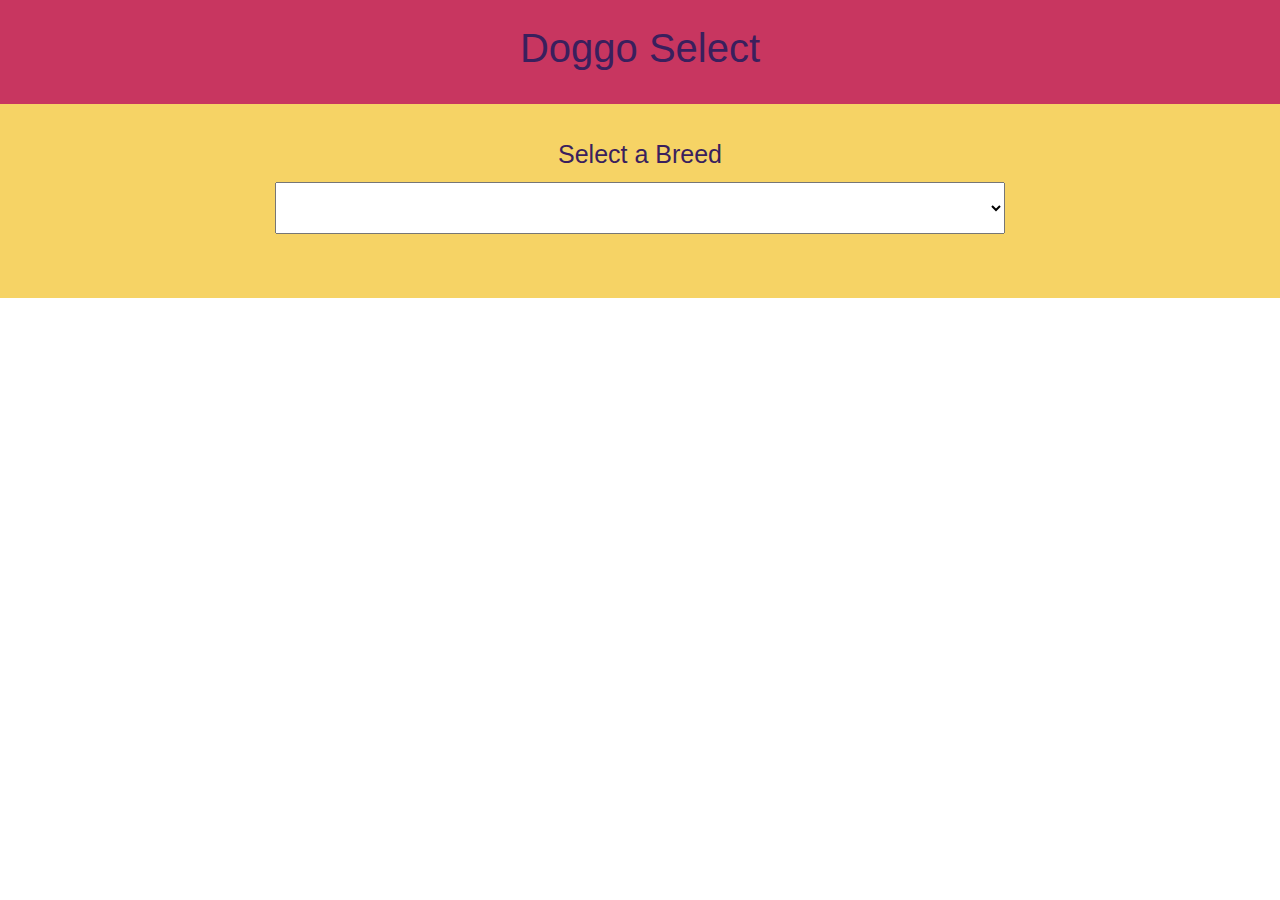
<file: DogBreed/index.html>
<!DOCTYPE html>
<html lang="en">

<head>
    <meta charset="UTF-8">
    <title>DoggoSelect</title>
    <link rel="stylesheet" href="https://stackpath.bootstrapcdn.com/bootstrap/4.3.1/css/bootstrap.min.css" integrity="sha384-ggOyR0iXCbMQv3Xipma34MD+dH/1fQ784/j6cY/iJTQUOhcWr7x9JvoRxT2MZw1T" crossorigin="anonymous">
    <link href="https://fonts.googleapis.com/css?family=Bree+Serif|Open+Sans:400,700" rel="stylesheet">
    <link rel="stylesheet" href="main.css">
</head>

<body>
    <header class="doggo-title py-4">
        <div class="container">
            <h1 class="text-center">Doggo Select</h1>
        </div>
    </header>
    <div class="secondary-color">
        <div class="container py-3 ">
            <div class="row">
                <div class="col-8 mx-auto py-3 text-center">
                    <label for="breeds">Select a Breed</label>
                    <select id="breeds"></select>
                </div>
                <div class="col-8 py-3 mx-auto">
                    <div class="cards text-center"> </div>
                </div>
            </div>



        </div>
    </div>
    <script src="index.js"></script>
</body>

</html>
</file>
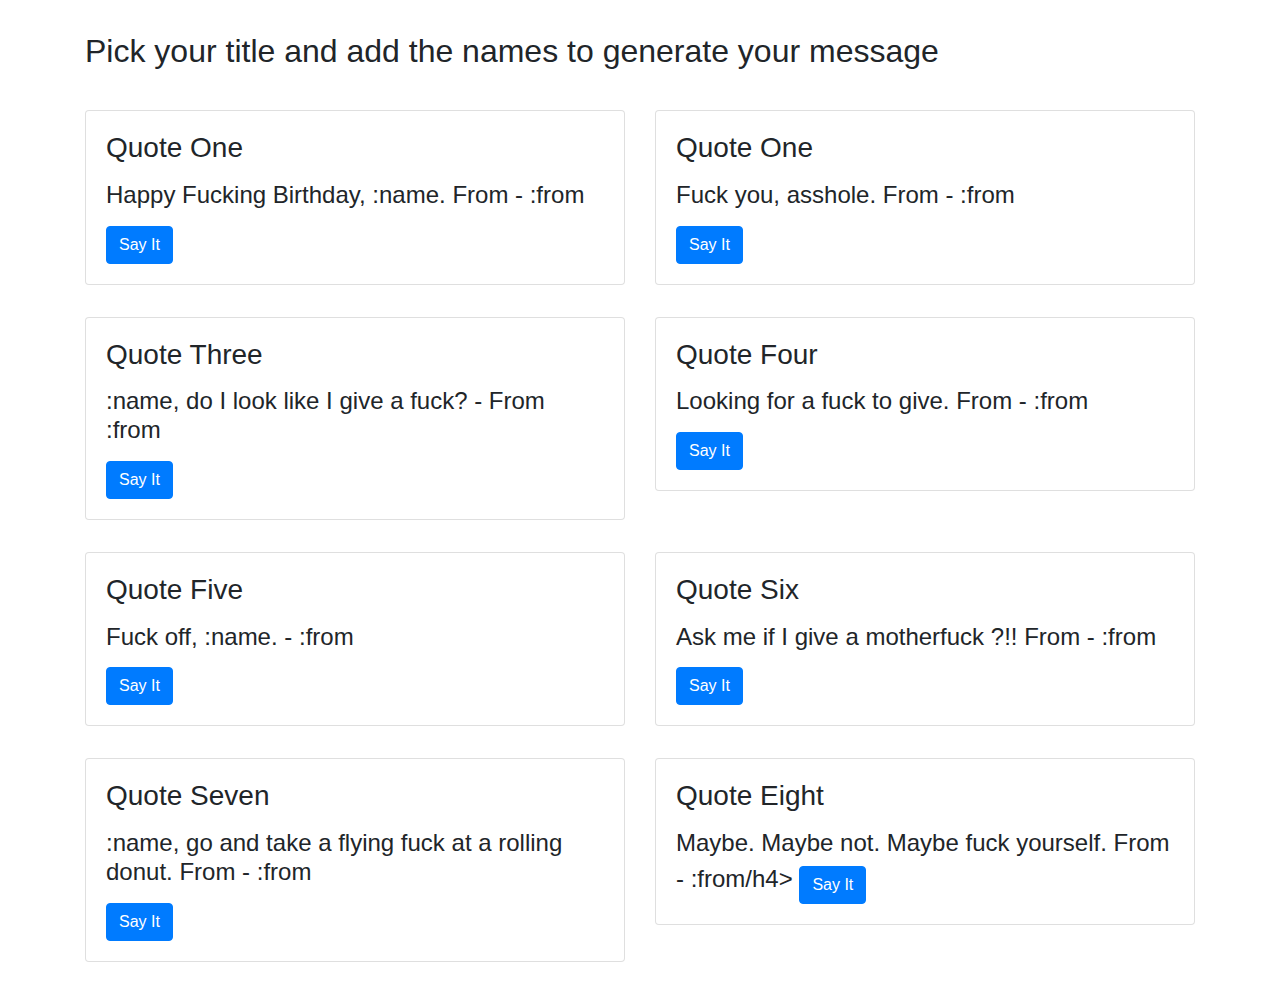
<file: Foas/index.html>
<!DOCTYPE html>
<html lang="en">

<head>
    <meta charset="UTF-8">
    <meta name="viewport" content="width=device-width, initial-scale=1.0">
    <meta http-equiv="X-UA-Compatible" content="ie=edge">
    <title>Document</title>
    <link rel="stylesheet" href="https://stackpath.bootstrapcdn.com/bootstrap/4.3.1/css/bootstrap.min.css" integrity="sha384-ggOyR0iXCbMQv3Xipma34MD+dH/1fQ784/j6cY/iJTQUOhcWr7x9JvoRxT2MZw1T" crossorigin="anonymous">
    <link rel="stylesheet" href="main.css">
</head>

<body>
    <div class="container py-3">

        <div class="row py-3">
            <div class="col-12">
                <h2> Pick your title and add the names to generate your message</h2>
            </div>
        </div>

        <!--  form row start -->
        <div class="row py-3 hide-form">
            <div class="col-6 offset-2">
                <form id="form" form-ajax-value="">
                    <div class="form-group">
                        <label for="exampleInputEmail1">From</label>
                        <input type="text" class="form-control" id="exampleInputName" aria-describedby="emailHelp" placeholder="From">
                    </div>
                    <div class="form-group">
                        <label for="exampleInputPassword1">Name of Victim</label>
                        <input type="text" class="form-control" id="exampleInputVictim" placeholder="Name of Victim">
                    </div>
                    <button id="generate" class="btn btn-primary">Submit</button>
                    <button id="close" class="btn btn-primary">Close</button>
                </form>
            </div>
        </div>
        <!--  end form row -->
        <div class="row bg-light show-element py-4">
            <div class="col-12 ">
                <div>
                    <h1 class="text-left display-4" id="results"> </h1>
                    <select class="form-control" id="keyWord">
                    <option value="volvo" selected>From</option>
                    <option value="Yours Sincerely">Yours Sincerely</option>
                    <option value="Thanks">Thanks</option>
                    <option value="Daddy">Daddy</option>
                    <option value="Mommy">Mommy</option>
                 </select>
                </div>
            </div>
            <div class="col-12 pt-3">
                <button class="btn btn-outline-primary btn-lg"> Copy to Clipboard </button>
            </div>
        </div>

        <!--  Row 1  -->
        <div class="row py-3">
            <div class="col-sm-6">
                <div class="card">
                    <div class="card-body">
                        <h3 class="card-title">Quote One</h3>
                        <h4 class="card-text pt-1">Happy Fucking Birthday, :name. From - :from</h4>
                        <button quote-type=":from&:name" quote-value="bday/" class="btn btn-primary mt-2 say-click"> Say It </button>
                    </div>
                </div>
            </div>
            <div class="col-sm-6">
                <div class="card">
                    <div class="card-body">
                        <h3 class="card-title">Quote One</h3>
                        <h4 class="card-text pt-1">Fuck you, asshole. From - :from</h4>
                        <button quote-type=":from" quote-value="asshole/" class="btn btn-primary mt-2 say-click"> Say It </button>

                        <span id="here"></span>
                    </div>
                </div>
            </div>
        </div>
        <!--  Row 2  -->
        <div class="row py-3">
            <div class="col-sm-6">
                <div class="card">
                    <div class="card-body">
                        <h3 class="card-title">Quote Three</h3>
                        <h4 class="card-text pt-1">:name, do I look like I give a fuck? - From :from</h4>
                        <button quote-type=":from&:name" quote-value="look/" class="btn btn-primary mt-2 say-click"> Say It </button>
                    </div>
                </div>
            </div>
            <div class="col-sm-6">
                <div class="card">
                    <div class="card-body">
                        <h3 class="card-title">Quote Four</h3>
                        <h4 class="card-text pt-1">Looking for a fuck to give. From - :from</h4>
                        <button quote-type=":from" quote-value="looking/" class="btn btn-primary mt-2 say-click"> Say It </button>

                        <span id="here"></span>
                    </div>
                </div>
            </div>
        </div>
        <!--  Row 3  -->
        <div class="row py-3">
            <div class="col-sm-6">
                <div class="card">
                    <div class="card-body">
                        <h3 class="card-title">Quote Five</h3>
                        <h4 class="card-text pt-1">Fuck off, :name. - :from</h4>
                        <button quote-type=":from&:name" quote-value="off/" class="btn btn-primary mt-2 say-click"> Say It </button>
                    </div>
                </div>
            </div>
            <div class="col-sm-6">
                <div class="card">
                    <div class="card-body">
                        <h3 class="card-title">Quote Six</h3>
                        <h4 class="card-text pt-1">Ask me if I give a motherfuck ?!! From - :from</h4>
                        <button quote-type=":from" quote-value="zayn/" class="btn btn-primary mt-2 say-click"> Say It </button>
                        <span id="here"></span>
                    </div>
                </div>
            </div>
        </div>
        <!--  Row 4  -->
        <div class="row py-3">
            <div class="col-sm-6">
                <div class="card">
                    <div class="card-body">
                        <h3 class="card-title">Quote Seven</h3>
                        <h4 class="card-text pt-1">:name, go and take a flying fuck at a rolling donut. From - :from</h4>
                        <button quote-type=":from&:name" quote-value="donut/" class="btn btn-primary mt-2 say-click"> Say It </button>
                    </div>
                </div>
            </div>
            <div class="col-sm-6">
                <div class="card">
                    <div class="card-body">
                        <h3 class="card-title">Quote Eight</h3>
                        <h4 class="card-text pt-1">Maybe. Maybe not. Maybe fuck yourself. From - :from/h4>
                            <button quote-type=":from" quote-value="maybe/" class="btn btn-primary mt-2 say-click"> Say It </button>
                            <span id="here"></span>
                    </div>
                </div>
            </div>
        </div>
    </div>
    <!-- end container -->
    <script src="https://ajax.googleapis.com/ajax/libs/jquery/3.4.1/jquery.min.js"></script>
    <script src="main.js"></script>
</body>

</html>
</file>
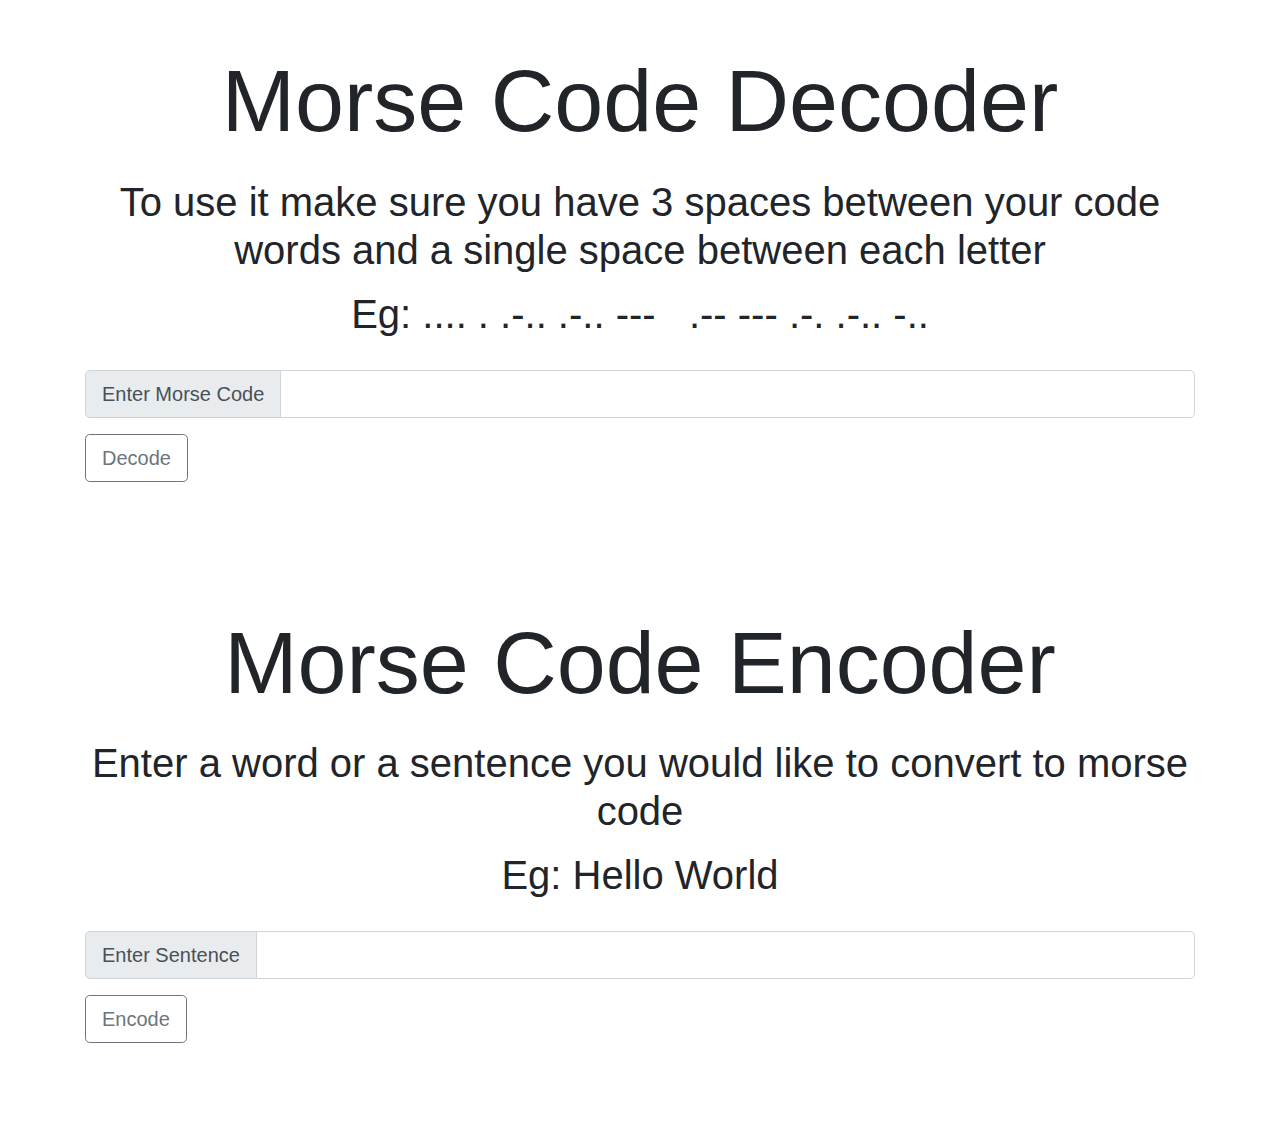
<file: MorseCodePlay/index.html>
<!DOCTYPE html>
<html lang="en">

<head>
    <meta charset="UTF-8">
    <meta name="viewport" content="width=device-width, initial-scale=1.0">
    <meta http-equiv="X-UA-Compatible" content="ie=edge">
    <title>Document</title>
    <link rel="stylesheet" href="https://stackpath.bootstrapcdn.com/bootstrap/4.3.1/css/bootstrap.min.css" integrity="sha384-ggOyR0iXCbMQv3Xipma34MD+dH/1fQ784/j6cY/iJTQUOhcWr7x9JvoRxT2MZw1T" crossorigin="anonymous">

</head>

<body>
    <div class="container py-5">
        <div class="row">

            <!-- Intro Col -->
            <div class="col-12">
                <h2 class="text-center display-2 pb-3">Morse Code Decoder</h2>
                <h1 class="text-center">To use it make sure you have 3 spaces between your code words and a single space between each letter </h1>
                <h1 class="pt-2 text-center">Eg: .... . .-.. .-.. ---&nbsp;&nbsp;&nbsp;.-- --- .-. .-.. -.. </h1>
            </div>

            <!-- Form Col -->
            <div class="col-12 py-4 text-center">

                <form id="formDecode" action="">
                    <div class="input-group input-group-lg">
                        <div class="input-group-prepend">
                            <span class="input-group-text" id="inputGroup-sizing-lg">Enter Morse Code</span>
                        </div>
                        <input type="text" id="value" class="form-control" aria-label="Large" aria-describedby="inputGroup-sizing-sm">
                    </div>
                    <button type="submit" class=" btn btn-lg mt-3 float-left btn-outline-secondary">Decode</button>
                </form>
                <!-- End of decoder form -->

            </div>

        </div>
        <!-- End of main row -->

        <div class="row">
            <div class="col-12 text-center">

                <h2 class="display-2" id="result"> </h2>

            </div>
        </div>
    </div>
    <!-- End of main container -->

    <div class="container py-5">
        <div class="row">

            <!-- Intro Col -->
            <div class="col-12">
                <h2 class="text-center display-2 pb-3">Morse Code Encoder</h2>
                <h1 class="text-center">Enter a word or a sentence you would like to convert to morse code </h1>
                <h1 class="pt-2 text-center">Eg: Hello World </h1>
            </div>

            <!-- Form Col -->
            <div class="col-12 py-4 text-center">

                <form id="formEncode" action="">
                    <div class="input-group input-group-lg">
                        <div class="input-group-prepend">
                            <span class="input-group-text" id="inputGroup-sizing-lg">Enter Sentence</span>
                        </div>
                        <input type="text" id="valueToEncode" class="form-control" aria-label="Large" aria-describedby="inputGroup-sizing-sm">
                    </div>
                    <button type="submit" class=" btn btn-lg mt-3 float-left btn-outline-secondary">Encode</button>
                </form>
                <!-- End of decoder form -->

            </div>

        </div>
        <!-- End of main row -->

        <div class="row mb-3">
            <div class="col-12 text-center">

                <h2 class="display-2" id="resultEncoder"> </h2>

            </div>
        </div>
    </div>
    <!-- End of main container -->
    <script src="main.js"></script>
</body>



</html>
</file>
<file: DogBreed/main.css>
:root {
    --mainPink-bg-color: #c83660;
    --secondary-bg-color: #3a1f5d;
    --third-color: #e15249;
    --yellow-color: #f6d365;
}

select {
    font-size: 25px;
    width: 100%;
    padding: 10px;
}

.btn-color {
    background-color: var(--mainPink-bg-color);
    color: var(--secondary-bg-color);
}

.btn-lg {
    padding: 1rem 1.2rem;
    font-size: 2rem;
    line-height: 1.5;
    border-radius: .3rem;
}

option {
    text-align: center;
}

label {
    font-size: 25px;
    color: var(--secondary-bg-color);
}

cards {
    font-size: 25px;
}

.doggo-title {
    background-color: var(--mainPink-bg-color);
}

h1 {
    color: var(--secondary-bg-color);
}

.secondary-color {
    background-color: var(--yellow-color);
}
</file>
<file: Foas/main.css>
.hide-form {
    display: none;
}

.show-element {
    display: none;
}
</file>
